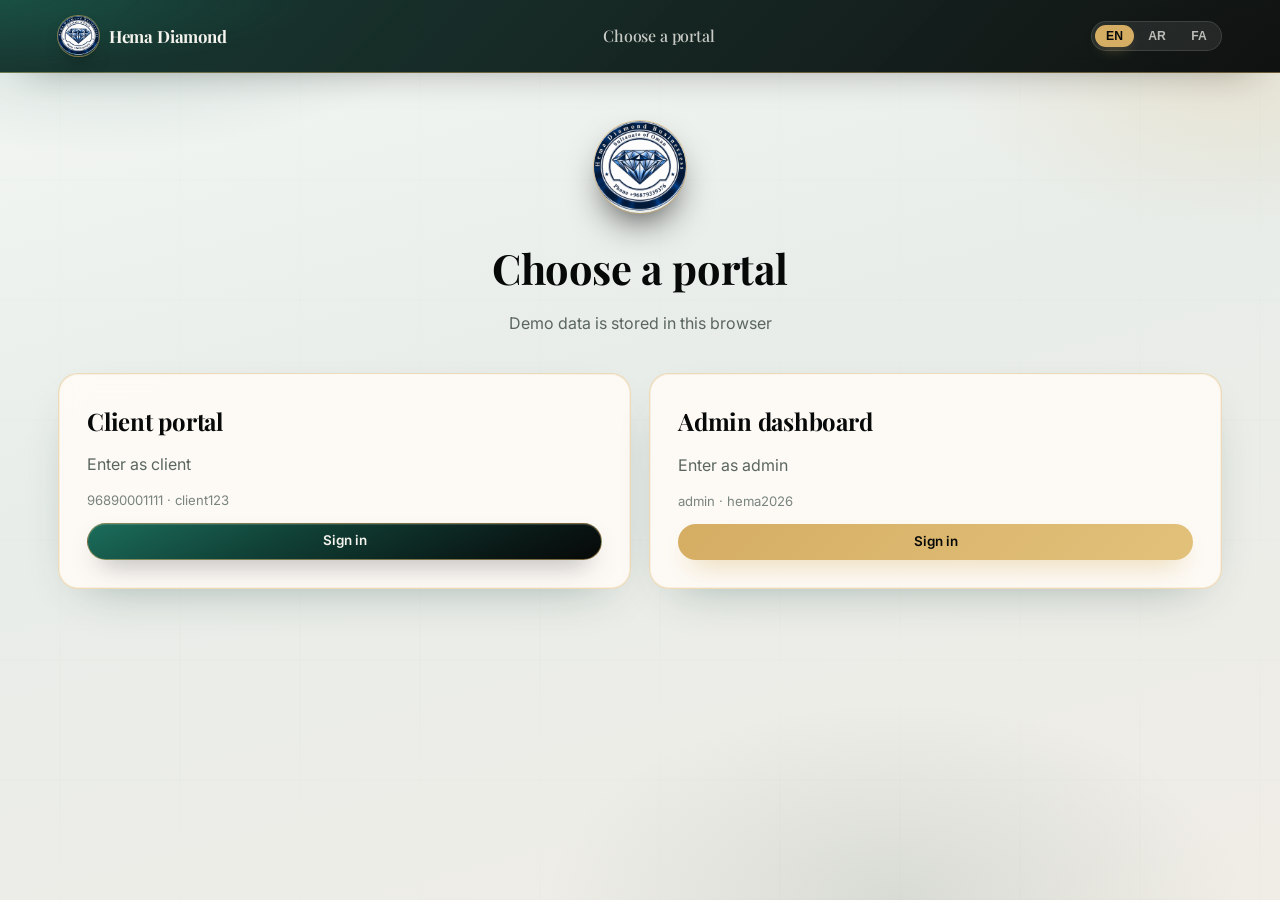
<file: portal/index.html>
<!DOCTYPE html>
<html lang="en" dir="ltr">
<head>
<meta charset="utf-8"><meta name="viewport" content="width=device-width,initial-scale=1">
<link rel="icon" href="../assets/favicon.svg">
<link href="https://fonts.googleapis.com/css2?family=Inter:wght@400;500;600;700&family=Playfair+Display:wght@600;700&family=Vazirmatn:wght@400;600;800&display=swap" rel="stylesheet">
<link rel="stylesheet" href="css/portal.css?v=45">
<title>Hema Diamond Portals</title>
</head>
<body>
<div id="app"></div>
<script src="js/i18n.js"></script>
<script src="js/core.js"></script>
<script>
HD.mount(() => HD.shell("pc", null, "", "", "../index.html") +
  `<main class="wrap">
    <div class="portal-hero reveal">
      <img src="../assets/images/logo.png" alt="Hema Diamond">
      <h1 class="serif">${HD.t("pc")}</h1>
      <p>${HD.t("demo")}</p>
    </div>
    <div class="choose">
      <a class="card card-lift card-glow reveal" href="client.html">
        <h2 class="serif">${HD.t("tc")}</h2>
        <p class="lead">${HD.t("go_client")}</p>
        <p class="hint" dir="ltr">96890001111 · client123</p>
        <span class="btn btn-dark sm">${HD.t("signin")}</span>
      </a>
      <a class="card card-lift card-glow reveal" href="admin.html" style="--d:.08s">
        <h2 class="serif">${HD.t("ta")}</h2>
        <p class="lead">${HD.t("go_admin")}</p>
        <p class="hint" dir="ltr">admin · hema2026</p>
        <span class="btn btn-gold sm">${HD.t("signin")}</span>
      </a>
    </div>
  </main>`, () => {});
</script>
</body>
</html>
</file>
<file: portal/css/portal.css>
:root{
  --g:#103F35;--g2:#1a6b59;--g3:#0c2e27;--k:#070908;
  --cream:#F5F3EE;--mist:#EEF2EF;--card:rgba(255,252,248,.88);--card-solid:#FFFCF8;
  --gold:#D5AD63;--gold-soft:rgba(213,173,99,.28);--gold-ink:#8A6424;
  --mut:#5b6660;--line:rgba(213,173,99,.42);--ok:#2f9e6b;--warn:#a4491f;
  --r:20px;--r-sm:14px;--ease:cubic-bezier(.22,.8,.24,1);
  --shadow:0 18px 48px -28px rgba(16,63,53,.45);
  --shadow-lg:0 28px 64px -32px rgba(7,9,8,.55);
  --glass:blur(18px) saturate(1.2);
  --nav-h:72px;--side-w:248px;--bot-h:72px;
}
*{box-sizing:border-box}
html{scroll-behavior:smooth}
body{
  margin:0;font-family:Inter,Vazirmatn,sans-serif;color:var(--k);line-height:1.6;
  background:
    radial-gradient(ellipse 55% 40% at 8% -5%,rgba(26,107,89,.22),transparent 55%),
    radial-gradient(ellipse 45% 35% at 96% 8%,rgba(213,173,99,.18),transparent 50%),
    radial-gradient(ellipse 50% 40% at 70% 100%,rgba(16,63,53,.1),transparent 55%),
    linear-gradient(165deg,#F4F7F4 0%,#E8EDE9 42%,#F0EDE6 100%);
  background-attachment:fixed;min-height:100svh;
}
body::before{
  content:"";position:fixed;inset:0;pointer-events:none;z-index:0;opacity:.35;
  background-image:url("data:image/svg+xml,%3Csvg xmlns='http://www.w3.org/2000/svg' width='120' height='120'%3E%3Cpath d='M0 60h120M60 0v120' stroke='%23103F35' stroke-opacity='.04' stroke-width='1'/%3E%3C/svg%3E");
}
#app{position:relative;z-index:1;min-height:100svh}
[dir=rtl] body,[dir=rtl] input,[dir=rtl] select,[dir=rtl] textarea,[dir=rtl] button{font-family:Vazirmatn,Inter,sans-serif}
h1,h2,h3,.serif{font-family:"Playfair Display",Vazirmatn,serif;margin:0;letter-spacing:-.01em}
[dir=rtl] h1,[dir=rtl] h2,[dir=rtl] h3,[dir=rtl] .serif{font-family:Vazirmatn,sans-serif;font-weight:800;letter-spacing:0}
a{color:inherit;text-decoration:none}
.wrap{max-width:1200px;margin:auto;padding:0 18px}
.mut{color:var(--mut);font-size:.9rem;margin:.3rem 0}
.page{padding:22px 0 100px;display:grid;gap:18px}
.page-head{display:flex;align-items:flex-end;justify-content:space-between;gap:14px;flex-wrap:wrap;margin-bottom:2px}
.page-head h2{font-size:clamp(1.35rem,2.5vw,1.85rem)}
.page-head p{margin:6px 0 0;color:var(--mut);max-width:36rem;font-size:.92rem}

/* ── Header ── */
.top{
  position:sticky;top:0;z-index:40;color:var(--cream);
  background:
    radial-gradient(ellipse 42% 160% at 0% 0%,rgba(26,107,89,.45),transparent 58%),
    linear-gradient(135deg,rgba(12,46,39,.94),rgba(7,9,8,.96));
  backdrop-filter:var(--glass);-webkit-backdrop-filter:var(--glass);
  border-bottom:1px solid rgba(213,173,99,.45);
  box-shadow:0 16px 40px -28px rgba(0,0,0,.65);
}
.bar{display:flex;align-items:center;justify-content:space-between;gap:12px;min-height:var(--nav-h)}
.logo{display:flex;align-items:center;gap:10px;font-size:1.05rem;transition:opacity .3s}
.logo:hover{opacity:.9}
.logo-img{width:2.55rem;height:2.55rem;border-radius:50%;object-fit:cover;box-shadow:0 0 0 1px rgba(213,173,99,.55),0 10px 22px -12px #000;transition:transform .4s var(--ease)}
.logo:hover .logo-img{transform:scale(1.05)}
.ttl{opacity:.8;font-size:1rem;font-weight:500}
.bar-end{display:flex;align-items:center;gap:8px;flex-wrap:wrap;justify-content:flex-end}
.logout{color:var(--cream)!important;border-color:rgba(213,173,99,.5)!important;max-width:13rem;overflow:hidden;text-overflow:ellipsis;white-space:nowrap;background:rgba(255,255,255,.06)!important}
.logout:hover{background:rgba(213,173,99,.18)!important}
.lg{display:flex;gap:3px;background:rgba(255,255,255,.08);border:1px solid rgba(245,243,238,.12);border-radius:999px;padding:3px}
.lb{border:0;background:none;color:var(--cream);border-radius:999px;padding:.28rem .7rem;font-size:.76rem;font-weight:600;cursor:pointer;opacity:.72;transition:.3s}
.lb:hover{opacity:1}.lb.on{background:var(--gold);color:var(--k);opacity:1;box-shadow:0 6px 16px -8px rgba(213,173,99,.8)}

/* ── Tabs / Nav ── */
.tabs{display:flex;gap:8px;overflow-x:auto;padding:0 18px 14px;scrollbar-width:none;-ms-overflow-style:none;align-items:stretch}
.tabs::-webkit-scrollbar{display:none}
.tab,.pill{
  border:1px solid rgba(213,173,99,.4);background:rgba(255,255,255,.05);color:inherit;
  border-radius:999px;padding:.5rem 1.15rem;font:inherit;font-size:.88rem;cursor:pointer;
  white-space:nowrap;transition:transform .3s var(--ease),background .3s,border-color .3s,box-shadow .3s;
}
.tab:hover,.pill:hover{background:rgba(213,173,99,.2);transform:translateY(-1px)}
.tab.on{background:linear-gradient(135deg,var(--gold),#e2c17a);color:var(--k);border-color:transparent;font-weight:700;box-shadow:0 10px 24px -12px rgba(213,173,99,.85)}
.pill{background:rgba(255,252,248,.7);color:var(--k);backdrop-filter:blur(8px)}
.pill.on{background:linear-gradient(135deg,var(--g),var(--g3));color:var(--cream);border-color:var(--gold)}

.tab-ico{
  width:1.05rem;height:1.05rem;flex:none;display:block;
  overflow:visible;pointer-events:none;
}
.tab-lbl{line-height:1.2;display:block}
.lbl-short{display:none}
.lbl-full{display:inline}

/* Client top nav — icon + label side by side, never overlapping */
.tabs-top{
  gap:10px;padding:4px 18px 16px;
  mask-image:linear-gradient(90deg,transparent,#000 12px,#000 calc(100% - 12px),transparent);
  -webkit-mask-image:linear-gradient(90deg,transparent,#000 12px,#000 calc(100% - 12px),transparent);
}
.tabs-top .tab{
  display:inline-flex;flex-direction:row;align-items:center;justify-content:center;gap:9px;
  padding:.55rem 1.05rem .55rem .7rem;min-height:44px;flex:none;
  line-height:1.15;position:relative;overflow:hidden;
}
.tabs-top .tab-ico-wrap{
  width:30px;height:30px;border-radius:50%;flex:none;
  display:grid;place-items:center;
  background:rgba(255,255,255,.1);border:1px solid rgba(213,173,99,.35);
  transition:background .3s,border-color .3s,transform .35s var(--ease);
}
.tabs-top .tab-ico{width:1rem;height:1rem;opacity:.92}
.tabs-top .tab:hover .tab-ico-wrap{background:rgba(213,173,99,.22);transform:scale(1.05)}
.tabs-top .tab.on .tab-ico-wrap{
  background:rgba(7,9,8,.18);border-color:rgba(7,9,8,.2);
  box-shadow:inset 0 1px 0 rgba(255,255,255,.35);
}
.tabs-top .tab-lbl{font-size:.84rem;font-weight:600;letter-spacing:.01em}

/* Desktop sidebar for admin */
.layout-admin{display:grid;grid-template-columns:1fr;min-height:calc(100svh - var(--nav-h))}
.side-nav{display:none}
@media(min-width:980px){
  .layout-admin{grid-template-columns:var(--side-w) 1fr}
  .tabs-mobile{display:none!important}
  .side-nav{
    display:flex;flex-direction:column;gap:6px;padding:22px 14px;position:sticky;top:var(--nav-h);
    height:calc(100svh - var(--nav-h));align-self:start;overflow-y:auto;
    background:linear-gradient(180deg,rgba(255,252,248,.72),rgba(243,245,241,.55));
    border-inline-end:1px solid var(--line);backdrop-filter:blur(12px);
  }
  .side-nav .tab{
    display:flex;flex-direction:row;align-items:center;gap:12px;width:100%;border-radius:14px;padding:.7rem .9rem;
    text-align:start;background:transparent;border-color:transparent;color:var(--g3);min-height:46px;
  }
  .side-nav .tab:hover{background:rgba(16,63,53,.06);transform:none}
  .side-nav .tab.on{
    background:linear-gradient(135deg,rgba(16,63,53,.95),rgba(7,9,8,.92));color:var(--cream);
    border:1px solid rgba(213,173,99,.5);box-shadow:var(--shadow);
  }
  .side-nav .tab-ico-wrap{
    width:34px;height:34px;border-radius:12px;flex:none;display:grid;place-items:center;
    background:rgba(16,63,53,.08);border:1px solid rgba(213,173,99,.28);
  }
  .side-nav .tab.on .tab-ico-wrap{background:rgba(213,173,99,.18);border-color:rgba(213,173,99,.45)}
  .side-nav .tab-ico{width:1.15rem;height:1.15rem;opacity:.9}
  .side-nav .tab-lbl{font-size:.9rem;font-weight:600}
  .side-nav .lbl-full{display:inline}
  .side-nav .lbl-short{display:none}
  .layout-admin .page-main{padding:22px 24px 80px;max-width:1100px;width:100%;min-width:0}
  body.is-admin.has-bot .bot-nav{display:none}
}

/* Mobile bottom nav — client */
.bot-nav{
  display:none;position:fixed;bottom:0;inset-inline:0;z-index:45;
  padding:8px 10px calc(8px + env(safe-area-inset-bottom));
  background:rgba(7,9,8,.92);backdrop-filter:var(--glass);-webkit-backdrop-filter:var(--glass);
  border-top:1px solid rgba(213,173,99,.4);box-shadow:0 -16px 40px -24px #000;
}
.bot-nav .tabs{padding:0;gap:2px;justify-content:space-between;align-items:stretch}
.bot-nav .tab{
  flex:1 1 0;min-width:0;display:flex;flex-direction:column;align-items:center;justify-content:center;gap:4px;
  padding:.4rem .15rem;font-size:.62rem;border-radius:14px;border-color:transparent;background:transparent;
  color:rgba(245,243,238,.68);line-height:1.15;overflow:hidden;
}
.bot-nav .tab-ico-wrap{
  width:28px;height:28px;border-radius:50%;display:grid;place-items:center;flex:none;
  background:rgba(255,255,255,.06);border:1px solid transparent;transition:background .3s,border-color .3s,transform .3s;
}
.bot-nav .tab-ico{width:1.05rem;height:1.05rem}
.bot-nav .tab-lbl{
  max-width:100%;overflow:hidden;text-overflow:ellipsis;white-space:nowrap;
  font-size:.6rem;font-weight:600;letter-spacing:0;padding:0 1px;
}
.bot-nav .tab.on{background:rgba(213,173,99,.18);color:var(--gold);box-shadow:none;font-weight:700}
.bot-nav .tab.on .tab-ico-wrap{background:rgba(213,173,99,.28);border-color:rgba(213,173,99,.45);transform:translateY(-1px)}
.bot-nav .lbl-full{display:none}
.bot-nav .lbl-short{display:block}

/* Admin app-style bottom nav — scrollable icon rail */
.bot-nav-admin{
  padding:8px 6px calc(8px + env(safe-area-inset-bottom));
  background:rgba(7,9,8,.94);
}
.bot-nav-admin .tabs{
  justify-content:flex-start;gap:4px;overflow-x:auto;padding:0 2px;
  scroll-snap-type:x mandatory;-webkit-overflow-scrolling:touch;
}
.bot-nav-admin .tab{
  flex:0 0 auto;width:4.55rem;min-width:4.55rem;scroll-snap-align:center;
  padding:.42rem .2rem .38rem;border-radius:16px;
}
.bot-nav-admin .tab-ico-wrap{width:30px;height:30px}
.bot-nav-admin .tab-ico{width:1.1rem;height:1.1rem}
.bot-nav-admin .tab-lbl{font-size:.58rem}
.bot-nav-admin .tab.on{
  background:linear-gradient(160deg,rgba(213,173,99,.28),rgba(213,173,99,.12));
  box-shadow:inset 0 0 0 1px rgba(213,173,99,.35);
}

@media(max-width:979px){
  body.has-bot{padding-bottom:calc(var(--bot-h) + 18px)}
  body.has-bot .tabs-top{display:none}
  body.has-bot .bot-nav{display:block}
  body.is-admin.has-bot{--bot-h:78px}
  .ttl{display:none}
  .bar{min-height:64px;padding:8px 0}
  .page{padding:16px 0 24px;gap:14px}
  .wrap{padding:0 14px}
  body.is-admin .layout-admin .page-main{padding:14px 14px 24px}
}
@media(max-width:480px){
  .bot-nav .tab-lbl{font-size:.55rem}
  .bot-nav-admin .tab{width:4.25rem;min-width:4.25rem}
  .logo b{font-size:.95rem}
  .logout{max-width:9.5rem;padding:.42rem .7rem;font-size:.78rem}
  .grid{grid-template-columns:repeat(auto-fill,minmax(150px,1fr))}
  .card{padding:16px;border-radius:16px}
  .prod .pimg{height:140px}
}

/* ── Cards ── */
.card{
  position:relative;background:var(--card);border:1px solid var(--line);border-radius:var(--r);
  padding:20px;box-shadow:var(--shadow);backdrop-filter:blur(14px);-webkit-backdrop-filter:blur(14px);
  transition:transform .45s var(--ease),box-shadow .45s,border-color .35s;
  overflow:hidden;
}
.card::before{
  content:"";position:absolute;inset:0 0 auto 0;height:1px;
  background:linear-gradient(90deg,transparent,rgba(255,255,255,.75),transparent);pointer-events:none;
}
.card:hover{border-color:rgba(213,173,99,.7);box-shadow:var(--shadow-lg)}
.card-lift:hover{transform:translateY(-4px)}
.card.side,.card.form,.card:has(.fsel){overflow:visible}
.card-dark{
  background:linear-gradient(145deg,rgba(16,63,53,.96),rgba(7,9,8,.97));
  color:var(--cream);border-color:rgba(213,173,99,.45);
}
.card-dark .mut{color:rgba(245,243,238,.65)}
.card-glow{box-shadow:var(--shadow),inset 0 0 0 1px rgba(213,173,99,.15)}
.grid{display:grid;gap:16px;grid-template-columns:repeat(auto-fill,minmax(230px,1fr))}
.grid-kpi{display:grid;gap:14px;grid-template-columns:repeat(auto-fit,minmax(160px,1fr))}
.two{display:grid;gap:16px;grid-template-columns:1fr 340px;align-items:start}
@media(max-width:860px){.two{grid-template-columns:1fr}}
.row{display:flex;justify-content:space-between;align-items:center;gap:12px;flex-wrap:wrap;margin:.35rem 0}
.hr{height:1px;background:linear-gradient(90deg,transparent,var(--gold),transparent);margin:14px 0;opacity:.7}

/* KPI */
.kpi{padding:18px;display:grid;gap:6px}
.kpi .kpi-l{font-size:.78rem;text-transform:uppercase;letter-spacing:.06em;color:var(--mut);font-weight:600}
.kpi .kpi-v{font-size:1.65rem;font-weight:700;color:var(--g);font-variant-numeric:tabular-nums;line-height:1.15}
.kpi .kpi-s{font-size:.8rem;color:var(--mut)}
.kpi-accent .kpi-v{color:var(--gold-ink)}
.card-dark .kpi-v{color:var(--gold)}
.card-dark .kpi-l{color:rgba(245,243,238,.55)}

/* ── Buttons ── */
.btn{
  position:relative;overflow:hidden;border:0;border-radius:999px;padding:.7rem 1.4rem;
  font:inherit;font-weight:600;cursor:pointer;display:inline-flex;align-items:center;justify-content:center;gap:.45rem;
  transition:transform .35s var(--ease),box-shadow .35s,filter .3s,background .3s;
}
.btn::after{
  content:"";position:absolute;inset:0;background:linear-gradient(120deg,transparent 30%,rgba(255,255,255,.22) 50%,transparent 70%);
  transform:translateX(-120%);transition:transform .6s var(--ease);pointer-events:none;
}
.btn:hover{transform:translateY(-2px) scale(1.02)}.btn:hover::after{transform:translateX(120%)}
.btn:active{transform:scale(.98)}
.sm{padding:.42rem .95rem;font-size:.84rem}
.btn-dark{
  background:linear-gradient(155deg,#1b6d5b 0%,#103F35 40%,#0a1a17 78%,#070908 100%);
  color:var(--cream);box-shadow:inset 0 1px 0 rgba(255,255,255,.14),0 12px 28px -14px rgba(7,9,8,.7);
  border:1px solid rgba(213,173,99,.55);
}
.btn-dark:hover{filter:brightness(1.06);box-shadow:inset 0 1px 0 rgba(255,255,255,.2),0 16px 32px -12px rgba(7,9,8,.8)}
.btn-gold{background:linear-gradient(135deg,var(--gold),#e2c17a);color:var(--k);box-shadow:0 12px 28px -12px rgba(213,173,99,.85)}
.btn-gold:hover{box-shadow:0 16px 34px -10px rgba(213,173,99,.95)}
.btn-line{background:rgba(255,252,248,.5);box-shadow:inset 0 0 0 1px var(--gold);color:var(--k)}
.btn-line:hover{background:rgba(213,173,99,.16)}
.btns{display:flex;gap:8px;flex-wrap:wrap;margin-top:14px}

/* ── Forms ── */
.pills{display:flex;gap:8px;flex-wrap:wrap;margin-bottom:16px}
input,select,textarea{
  width:100%;border:1px solid rgba(213,173,99,.55);background:rgba(255,255,255,.92);
  border-radius:var(--r-sm);padding:.7rem .9rem;font:inherit;
  transition:border-color .3s,box-shadow .3s,background .3s;
}
input:hover,select:hover,textarea:hover{border-color:rgba(213,173,99,.85)}
input:focus,select:focus,textarea:focus{outline:none;border-color:var(--g);box-shadow:0 0 0 3px rgba(16,63,53,.18);background:#fff}
.form{display:grid;gap:10px}
.lab{display:grid;gap:5px;font-size:.84rem;color:var(--mut);margin-top:8px;font-weight:500}
.chk{display:flex;gap:8px;align-items:center;margin-top:10px}.chk input{width:auto}
.qty{width:90px;padding:.35rem .5rem}
table{width:100%;border-collapse:collapse}
td,th{padding:11px 8px;border-bottom:1px solid rgba(213,173,99,.28);vertical-align:middle;text-align:start}
th{font-size:.78rem;text-transform:uppercase;letter-spacing:.04em;color:var(--mut);font-weight:600}

/* Custom select / fancy dropdown */
.select-wrap{position:relative;display:block}
.select-wrap > select.fsel-native{
  position:absolute!important;opacity:0!important;pointer-events:none!important;
  width:1px!important;height:1px!important;inset:0;margin:0;padding:0;border:0;clip:rect(0 0 0 0);
}
.select-wrap:not(.fsel-ready) select{
  appearance:none;-webkit-appearance:none;padding-inline-end:2.4rem;cursor:pointer;
  background-image:linear-gradient(135deg,rgba(255,252,248,.95),rgba(243,245,241,.9));
}
.select-wrap:not(.fsel-ready)::after{
  content:"";position:absolute;inset-inline-end:14px;top:50%;width:8px;height:8px;
  border-right:2px solid var(--g);border-bottom:2px solid var(--g);transform:translateY(-65%) rotate(45deg);pointer-events:none;
}

.fsel{position:relative;z-index:1}
.fsel-btn{
  width:100%;display:flex;align-items:center;justify-content:space-between;gap:12px;
  border:1px solid rgba(213,173,99,.55);border-radius:999px;padding:.72rem 1rem .72rem 1.05rem;
  background:linear-gradient(145deg,rgba(255,252,248,.98),rgba(238,242,239,.92));
  color:var(--k);font:inherit;font-weight:600;cursor:pointer;text-align:start;
  box-shadow:inset 0 1px 0 rgba(255,255,255,.8),0 8px 20px -16px rgba(16,63,53,.35);
  transition:border-color .3s,box-shadow .35s var(--ease),transform .3s var(--ease),background .3s;
}
.fsel-btn.is-placeholder{color:var(--mut);font-weight:500}
.fsel-btn:hover{
  border-color:rgba(213,173,99,.9);
  box-shadow:inset 0 1px 0 rgba(255,255,255,.9),0 12px 26px -14px rgba(16,63,53,.45);
  transform:translateY(-1px);
}
.fsel.open .fsel-btn,.fsel-btn:focus-visible{
  outline:none;border-color:var(--g);
  box-shadow:0 0 0 3px rgba(16,63,53,.16),0 14px 28px -14px rgba(16,63,53,.4);
  background:#fff;
}
.fsel-val{flex:1;min-width:0;overflow:hidden;text-overflow:ellipsis;white-space:nowrap}
.fsel-chev{
  width:28px;height:28px;border-radius:50%;flex:none;
  display:grid;place-items:center;
  background:rgba(16,63,53,.08);border:1px solid rgba(213,173,99,.35);
  transition:transform .4s var(--ease),background .3s,border-color .3s;
}
.fsel-chev svg{width:12px;height:12px;display:block}
.fsel.open .fsel-chev{
  transform:rotate(180deg);background:rgba(16,63,53,.92);border-color:transparent;color:var(--gold);
}

/* Portal dropdown layer — escapes card stacking / overflow */
.fsel-layer{
  position:fixed;inset:0;z-index:200;pointer-events:none;
  opacity:0;visibility:hidden;transition:opacity .28s var(--ease),visibility .28s;
}
.fsel-layer.show{opacity:1;visibility:visible;pointer-events:auto}
.fsel-scrim{
  position:absolute;inset:0;border:0;padding:0;cursor:pointer;
  background:rgba(7,9,8,.28);backdrop-filter:blur(2px);-webkit-backdrop-filter:blur(2px);
  animation:scrimIn .28s var(--ease);
}
@keyframes scrimIn{from{opacity:0}to{opacity:1}}
.fsel-pop{
  position:fixed;z-index:2;margin:0;padding:8px;
  background:rgba(255,252,248,.98);border:1px solid rgba(213,173,99,.55);
  border-radius:18px;
  box-shadow:0 28px 64px -24px rgba(7,9,8,.55),0 0 0 1px rgba(255,255,255,.55) inset;
  backdrop-filter:blur(16px) saturate(1.15);-webkit-backdrop-filter:blur(16px) saturate(1.15);
  overflow:auto;scrollbar-width:thin;
  animation:fselPop .34s var(--ease);
}
@keyframes fselPop{
  0%{opacity:0;transform:translateY(-10px) scale(.96)}
  100%{opacity:1;transform:none}
}
.fsel-layer.sheet .fsel-scrim{background:rgba(7,9,8,.45)}
.fsel-layer.sheet .fsel-pop{
  left:12px;right:12px;width:auto;bottom:calc(var(--bot-h,72px) + 14px);top:auto;
  max-height:min(52vh,360px);border-radius:22px;padding:10px 8px 12px;
  box-shadow:0 -8px 40px -12px rgba(0,0,0,.45),0 24px 48px -20px rgba(7,9,8,.5);
  animation:fselSheet .4s var(--ease);
}
.fsel-layer.sheet .fsel-pop::before{
  content:"";display:block;width:40px;height:4px;border-radius:99px;
  background:rgba(16,63,53,.18);margin:2px auto 10px;
}
@keyframes fselSheet{
  0%{opacity:0;transform:translateY(28px)}
  100%{opacity:1;transform:none}
}
body.fsel-active{overflow:hidden}
.fsel-opt{
  display:flex;align-items:center;justify-content:space-between;gap:10px;
  width:100%;border:0;background:transparent;border-radius:12px;
  padding:12px 14px;font:inherit;font-weight:500;color:var(--k);cursor:pointer;text-align:start;
  transition:background .22s,color .22s,transform .22s;
}
.fsel-opt:hover{background:rgba(16,63,53,.07)}
.fsel-opt.on{
  background:linear-gradient(135deg,rgba(16,63,53,.95),rgba(7,9,8,.92));
  color:var(--cream);font-weight:700;
  box-shadow:0 10px 22px -14px rgba(7,9,8,.55);
}
.fsel-opt.on:hover{background:linear-gradient(135deg,rgba(16,63,53,.98),rgba(7,9,8,.95))}
.fsel-opt.fsel-placeholder{color:var(--mut);font-weight:500}
.fsel-opt.fsel-placeholder.on{color:rgba(245,243,238,.75)}
.fsel-opt .fsel-check{
  width:18px;height:18px;border-radius:50%;flex:none;opacity:0;
  display:grid;place-items:center;background:rgba(213,173,99,.25);color:var(--gold);
  transition:opacity .25s;
}
.fsel-opt.on .fsel-check{opacity:1}
.fsel-opt .fsel-check svg{width:11px;height:11px}

.dd{position:relative}
.dd-menu{
  position:absolute;top:calc(100% + 8px);inset-inline-end:0;z-index:50;min-width:280px;max-width:min(92vw,340px);
  background:rgba(255,252,248,.98);border:1px solid var(--line);border-radius:18px;padding:8px;
  box-shadow:var(--shadow-lg);backdrop-filter:var(--glass);-webkit-backdrop-filter:var(--glass);
  opacity:0;visibility:hidden;transform:translateY(-8px) scale(.96);transform-origin:top end;
  transition:opacity .35s var(--ease),transform .35s var(--ease),visibility .35s;
  color:var(--k);
}
[dir=rtl] .dd-menu{transform-origin:top left}
.dd.open .dd-menu{opacity:1;visibility:visible;transform:none}
.dd-item{
  display:grid;gap:2px;padding:12px 14px;border-radius:12px;cursor:pointer;border:0;background:transparent;
  width:100%;text-align:start;font:inherit;color:var(--k);transition:background .25s;
}
.dd-item:hover{background:rgba(16,63,53,.06)}
.dd-item b{font-size:.9rem;color:var(--g);font-weight:700}
.dd-item span{font-size:.78rem;color:var(--mut)}
.dd-empty{padding:16px;text-align:center;color:var(--mut);font-size:.88rem}
.dd-head{display:flex;justify-content:space-between;align-items:center;padding:8px 12px 10px;border-bottom:1px solid rgba(213,173,99,.25);margin-bottom:4px}
.dd-head b{font-size:.92rem;color:var(--g)}

/* ── Products ── */
.prod{padding:0;overflow:hidden;display:flex;flex-direction:column}
.prod .pimg{height:168px;margin:0;border-radius:0;background:#071410;overflow:hidden;position:relative}
.prod .pimg::after{content:"";position:absolute;inset:auto 0 0;height:40%;background:linear-gradient(transparent,rgba(7,9,8,.35));pointer-events:none}
.prod .pimg img{width:100%;height:100%;display:block;object-fit:cover;object-position:center;transition:transform .55s var(--ease)}
.prod:hover .pimg img{transform:scale(1.07)}
.prod h3{padding:12px 16px 0;font-size:1.12rem}
.prod .mut{padding:4px 16px 0;margin:0}
.prod .step{padding:10px 16px 16px;margin:0}
.cat-cell{display:flex;align-items:center;gap:10px}
.cat-thumb{width:48px;height:48px;border-radius:12px;object-fit:cover;border:1px solid rgba(213,173,99,.45);background:#071410}
.step{display:flex;align-items:center;gap:12px;margin-top:8px}
.step button{
  width:36px;height:36px;border-radius:50%;border:1px solid var(--gold);background:rgba(255,252,248,.8);
  font-size:1.15rem;cursor:pointer;transition:.3s;display:grid;place-items:center;line-height:1;
}
.step button:hover{background:var(--g);color:var(--cream);transform:scale(1.08)}
.cd{
  display:flex;justify-content:space-between;align-items:center;gap:12px;padding:18px 22px;
  background:linear-gradient(145deg,#1a6b59,#103F35 45%,#070908);color:var(--cream);border-color:rgba(213,173,99,.5);
}
.cd b{font-size:clamp(1.4rem,3vw,1.85rem);color:var(--gold);font-variant-numeric:tabular-nums;letter-spacing:.04em}
.side{position:sticky;top:calc(var(--nav-h) + 16px)}
.msg{color:var(--g);font-weight:600}.warn{color:var(--warn);font-weight:600}

/* ── Tracking ── */
.track-list{display:grid;gap:20px}
.track-card{padding:0;overflow:hidden}
.track-head{display:flex;justify-content:space-between;align-items:flex-start;gap:12px;flex-wrap:wrap;padding:18px 20px 0}
.track-meta{font-size:.86rem;color:var(--mut)}
.track-body{padding:14px 20px 20px;display:grid;gap:16px}
.track-grid{
  display:grid;gap:14px;grid-template-columns:minmax(0,.95fr) minmax(0,1.05fr);
  align-items:start;
}
.track-map-col{min-width:0;max-width:100%}
.track-side-col{display:grid;gap:12px;min-width:0}
@media(max-width:900px){.track-grid{grid-template-columns:1fr}}
@media(max-width:720px){
  .track-body{padding:12px 14px 16px}
  .track-head{padding:14px 14px 0}
}

.map-box{
  position:relative;border-radius:14px;overflow:hidden;
  width:100%;max-width:420px;aspect-ratio:16 / 10;max-height:168px;
  background:linear-gradient(160deg,#0d2a24,#103F35 40%,#1a4a3c);
  border:1px solid rgba(213,173,99,.35);
  box-shadow:inset 0 0 0 1px rgba(255,255,255,.06);
}
.map-box svg{
  position:absolute;inset:0;width:100%;height:100%;display:block;
  object-fit:contain;
}
.map-overlay{
  position:absolute;inset:auto 8px 8px;display:flex;gap:6px;flex-wrap:wrap;z-index:2;
}
.map-chip{
  background:rgba(255,252,248,.92);color:var(--k);border:1px solid rgba(213,173,99,.5);
  border-radius:999px;padding:.28rem .65rem;font-size:.72rem;font-weight:600;
  backdrop-filter:blur(8px);box-shadow:0 8px 20px -12px #000;
}
.map-chip.gold{background:linear-gradient(135deg,var(--gold),#e2c17a)}
.route-path{fill:none;stroke:rgba(213,173,99,.35);stroke-width:2.5;stroke-linecap:round;stroke-dasharray:5 7}
.route-active{fill:none;stroke:var(--gold);stroke-width:3;stroke-linecap:round;stroke-linejoin:round;
  animation:routeGlow 2.2s ease-in-out infinite alternate}
@keyframes routeGlow{from{opacity:.75;filter:drop-shadow(0 0 2px rgba(213,173,99,.3))}to{opacity:1;filter:drop-shadow(0 0 6px rgba(213,173,99,.65))}}
.truck-dot{filter:drop-shadow(0 4px 8px rgba(0,0,0,.45));animation:pulseDot 2s ease-in-out infinite}
@keyframes pulseDot{0%,100%{transform:scale(1)}50%{transform:scale(1.06)}}

.eta-card{
  display:grid;gap:10px;padding:14px 16px;border-radius:16px;
  background:linear-gradient(145deg,rgba(16,63,53,.06),rgba(213,173,99,.08));
  border:1px solid rgba(213,173,99,.35);
}
.eta-big{font-size:clamp(1.35rem,2.5vw,1.65rem);font-weight:700;color:var(--g);line-height:1.1}
.eta-label{font-size:.78rem;color:var(--mut);text-transform:uppercase;letter-spacing:.05em;font-weight:600}
.driver-card{
  display:flex;align-items:center;gap:12px;padding:14px;border-radius:16px;
  background:rgba(255,255,255,.55);border:1px solid rgba(213,173,99,.35);
}
.driver-av{
  width:48px;height:48px;border-radius:50%;flex:none;
  background:linear-gradient(135deg,var(--g),var(--k));color:var(--gold);
  display:grid;place-items:center;font-weight:700;font-size:1.1rem;
  box-shadow:0 0 0 2px rgba(213,173,99,.45);
}
.driver-card .live{display:inline-flex;align-items:center;gap:6px;font-size:.75rem;color:var(--ok);font-weight:600}
.driver-card .live i{width:8px;height:8px;border-radius:50%;background:var(--ok);box-shadow:0 0 0 4px rgba(47,158,107,.25);animation:blink 1.4s infinite;font-style:normal}
@keyframes blink{0%,100%{opacity:1}50%{opacity:.45}}

.tl{display:flex;margin:4px 0;gap:4px}
.st{flex:1;text-align:center;font-size:.72rem;color:#7a847f;position:relative}
.st i{
  display:grid;place-items:center;width:32px;height:32px;margin:0 auto 6px;border-radius:50%;
  border:1px solid var(--gold);font-style:normal;background:var(--card-solid);position:relative;z-index:1;
  transition:transform .4s var(--ease),box-shadow .4s,background .4s;
}
.st::before{content:"";position:absolute;top:16px;inset-inline:-50% 50%;height:2px;background:rgba(213,173,99,.35)}
.st:first-child::before{display:none}
.st.done::before{background:linear-gradient(90deg,var(--g),var(--gold))}
.st.done i{background:linear-gradient(135deg,var(--g),var(--k));color:var(--gold);border-color:transparent}
.st.cur{color:var(--k);font-weight:700}
.st.cur i{box-shadow:0 0 0 5px rgba(213,173,99,.3);transform:scale(1.08);animation:curPulse 2s ease-in-out infinite}
@keyframes curPulse{0%,100%{box-shadow:0 0 0 4px rgba(213,173,99,.28)}50%{box-shadow:0 0 0 7px rgba(213,173,99,.18)}}

.prog{height:8px;border-radius:99px;background:rgba(16,63,53,.08);overflow:hidden;margin:8px 0 4px}
.prog i{display:block;height:100%;border-radius:99px;background:linear-gradient(90deg,var(--g),var(--gold));
  width:0;animation:fillProg .9s var(--ease) forwards}
@keyframes fillProg{to{width:var(--w)}}

.ship-lines{display:grid;gap:8px}
.ship-line{
  display:grid;grid-template-columns:44px 1fr auto;gap:10px;align-items:center;
  padding:8px;border-radius:12px;background:rgba(255,255,255,.45);border:1px solid rgba(213,173,99,.22);
}
.ship-line img{width:44px;height:44px;border-radius:10px;object-fit:cover;background:#071410}
.ship-line b{font-size:.9rem}.ship-line span{font-size:.78rem;color:var(--mut)}

/* ── Badges / meters ── */
.badge{border-radius:999px;padding:.2rem .75rem;font-size:.78rem;border:1px solid var(--gold);font-weight:600;display:inline-flex;align-items:center;gap:4px}
.bad{background:#f6e3dc;border-color:#d9a592;color:#8a3416}
.okb{background:#e3efe9;color:var(--g);border-color:rgba(47,158,107,.35)}
.meter{height:10px;border-radius:99px;background:rgba(16,63,53,.08);overflow:hidden;margin:10px 0}
.meter i{display:block;height:100%;background:linear-gradient(90deg,var(--g),var(--gold));border-radius:99px;transition:width .7s var(--ease)}
.big{font-size:1.85rem;font-weight:700;margin:.4rem 0;color:var(--g)}
.thumb{max-width:160px;border-radius:12px;border:1px solid var(--gold);margin:8px 0;display:block}
.hb{display:grid;grid-template-columns:90px 1fr 44px;gap:8px;align-items:center;font-size:.88rem}
.cols{display:flex;gap:8px;align-items:end;height:180px;margin-top:12px}
.cols div{flex:1;display:flex;flex-direction:column;justify-content:flex-end;align-items:center;height:100%;font-size:.72rem;gap:4px}
.cols i{
  width:100%;border-radius:10px 10px 4px 4px;background:linear-gradient(180deg,var(--gold),var(--g));
  min-height:6px;transition:height .7s var(--ease);box-shadow:0 8px 18px -12px rgba(16,63,53,.5);
}
.cols div:hover i{filter:brightness(1.08)}
.dot{display:inline-block;width:9px;height:9px;border-radius:50%;margin-inline-end:6px;background:#b7beb9}
.dot.ok{background:var(--ok);box-shadow:0 0 0 4px rgba(47,158,107,.2)}
pre{background:var(--k);color:var(--gold);padding:14px;border-radius:14px;overflow:auto;margin:10px 0 0;font-size:.82rem}

/* ── Notifications ── */
.notif-btn{
  position:relative;width:40px;height:40px;border-radius:50%;border:1px solid rgba(213,173,99,.45);
  background:rgba(255,255,255,.08);color:var(--cream);cursor:pointer;display:grid;place-items:center;transition:.3s;
}
.notif-btn:hover{background:rgba(213,173,99,.22);transform:scale(1.05)}
.notif-btn svg{width:1.15rem;height:1.15rem}
.notif-btn .nbadge{
  position:absolute;top:2px;inset-inline-end:2px;min-width:16px;height:16px;padding:0 4px;
  border-radius:999px;background:var(--gold);color:var(--k);font-size:.65rem;font-weight:800;
  display:grid;place-items:center;line-height:1;
}
.toast-stack{position:fixed;inset-inline-end:16px;bottom:90px;z-index:80;display:grid;gap:10px;width:min(340px,calc(100vw - 32px));pointer-events:none}
@media(min-width:861px){.toast-stack{bottom:24px}}
.toast{
  pointer-events:auto;padding:14px 16px;border-radius:16px;border:1px solid var(--line);
  background:rgba(255,252,248,.96);box-shadow:var(--shadow-lg);backdrop-filter:var(--glass);
  display:grid;grid-template-columns:auto 1fr auto;gap:10px;align-items:start;
  animation:toastIn .45s var(--ease);
}
.toast.out{animation:toastOut .35s var(--ease) forwards}
@keyframes toastIn{from{opacity:0;transform:translateY(16px) scale(.96)}to{opacity:1;transform:none}}
@keyframes toastOut{to{opacity:0;transform:translateY(10px) scale(.96)}}
.toast-ico{
  width:34px;height:34px;border-radius:50%;display:grid;place-items:center;flex:none;
  background:linear-gradient(135deg,var(--g),var(--k));color:var(--gold);font-size:.9rem;
}
.toast.ok .toast-ico{background:linear-gradient(135deg,#2f9e6b,#103F35)}
.toast.warn .toast-ico{background:linear-gradient(135deg,#c47a4a,#8a3416);color:#fff}
.toast b{font-size:.9rem;display:block}.toast span{font-size:.78rem;color:var(--mut)}
.toast-x{border:0;background:transparent;cursor:pointer;opacity:.5;font-size:1.1rem;line-height:1;padding:2px}
.toast-x:hover{opacity:1}

/* ── Portal choose / auth ── */
.choose{display:grid;gap:18px;grid-template-columns:repeat(auto-fit,minmax(260px,1fr));padding:28px 0 70px}
.choose .card{padding:28px;display:grid;gap:12px;transition:transform .45s var(--ease),border-color .35s}
.choose .card:hover{transform:translateY(-6px);border-color:var(--gold)}
.choose .lead{margin:0;color:var(--mut)}.choose .hint{margin:0;font-size:.82rem;color:#7a847f}
.portal-hero{padding:48px 0 8px;text-align:center}
.portal-hero img{width:92px;height:92px;border-radius:50%;object-fit:cover;box-shadow:0 0 0 1px rgba(213,173,99,.55),0 18px 40px -16px #000;margin-bottom:14px}
.portal-hero h1{font-size:clamp(1.8rem,4vw,2.6rem)}
.portal-hero p{max-width:34rem;margin:10px auto 0;color:var(--mut)}
.auth-wrap{
  min-height:calc(100svh - var(--nav-h));display:grid;place-items:center;padding:28px 18px;
  background:
    radial-gradient(ellipse 70% 55% at 50% -10%,rgba(26,107,89,.32),transparent 58%),
    radial-gradient(ellipse 40% 30% at 100% 80%,rgba(213,173,99,.2),transparent 50%);
}
.auth-card{width:min(420px,100%);padding:28px!important}
.auth-brand{display:flex;align-items:center;gap:14px;margin-bottom:8px}
.auth-brand img{width:64px;height:64px;border-radius:50%;object-fit:cover;box-shadow:0 0 0 1px rgba(213,173,99,.55)}
.auth-form{margin-top:8px}
.auth-err{color:#8a3416;background:#f6e3dc;border:1px solid #d9a592;border-radius:12px;padding:.65rem .8rem;margin:0;font-size:.9rem}
.auth-hint{margin:12px 0 0;text-align:center}
.auth-back{display:inline-block;margin-top:14px;color:var(--g);font-weight:600;font-size:.9rem}

/* Order card admin */
.order-card .order-top{margin-bottom:8px}
.stat-row{display:grid;gap:14px;grid-template-columns:repeat(auto-fit,minmax(150px,1fr));margin-bottom:4px}
.claim-form{gap:12px}
.claim-form .lab{margin-top:0}
.claim-form textarea{min-height:96px;resize:vertical;border-radius:16px}
.add-prod{gap:12px}
.add-prod .lab{margin-top:0}
.add-prod-grid{display:grid;gap:12px;grid-template-columns:repeat(auto-fit,minmax(180px,1fr))}
.add-prod-preview{max-width:220px;border-radius:16px;margin-top:4px}
.add-prod.is-editing{border-color:rgba(213,173,99,.85);box-shadow:var(--shadow),0 0 0 1px rgba(213,173,99,.25)}
.cat-acts{flex-wrap:nowrap;gap:6px}
.cat-del{color:#8a3416!important;border-color:rgba(169,73,31,.45)!important}
.cat-del:hover{background:rgba(246,227,220,.85)!important}
tr.row-editing{background:rgba(213,173,99,.12)}
@media(max-width:640px){.cat-acts{flex-wrap:wrap}}

/* Reveal */
.reveal{opacity:0;transform:translateY(14px);animation:reveal .6s var(--ease) forwards;animation-delay:var(--d,0s)}
@keyframes reveal{to{opacity:1;transform:none}}

/* Shared responsive polish — client + admin */
@media(max-width:979px){
  .layout-admin .page-main{padding:16px 14px 90px}
  .tabs-mobile{gap:8px;padding:4px 14px 14px}
  .tabs-mobile .tab{padding:.5rem .85rem .5rem .55rem}
  .bar-end{gap:6px}
}
@media(max-width:640px){
  .two{gap:14px}
  .side{position:static}
  .cd{flex-direction:column;align-items:flex-start;padding:16px 18px;gap:6px}
  .cd b{font-size:1.45rem}
  .page-head h2{font-size:1.35rem}
  .grid-kpi,.stat-row{grid-template-columns:repeat(2,minmax(0,1fr))}
  .tl{gap:2px;overflow-x:auto;padding-bottom:4px}
  .st{min-width:56px;font-size:.66rem}
  .st i{width:28px;height:28px}
  .driver-card{padding:12px}
  .eta-card{padding:12px 14px}
  .ship-line{grid-template-columns:40px 1fr auto;padding:6px}
  .ship-line img{width:40px;height:40px}
  .map-box{max-width:100%;max-height:148px;aspect-ratio:16 / 9}
  table{display:block;overflow-x:auto;-webkit-overflow-scrolling:touch}
  .hb{grid-template-columns:72px 1fr 40px;font-size:.8rem}
  .cols{height:140px}
  .auth-card{padding:22px!important}
  .fsel-list{border-radius:16px}
}
@media(max-width:380px){
  .grid-kpi,.stat-row{grid-template-columns:1fr}
  .pills{gap:6px}
  .pill{padding:.42rem .85rem;font-size:.8rem}
}

/* Reduced motion */
@media(prefers-reduced-motion:reduce){
  *,*::before,*::after{animation-duration:.01ms!important;animation-iteration-count:1!important;transition-duration:.01ms!important}
}
</file>
